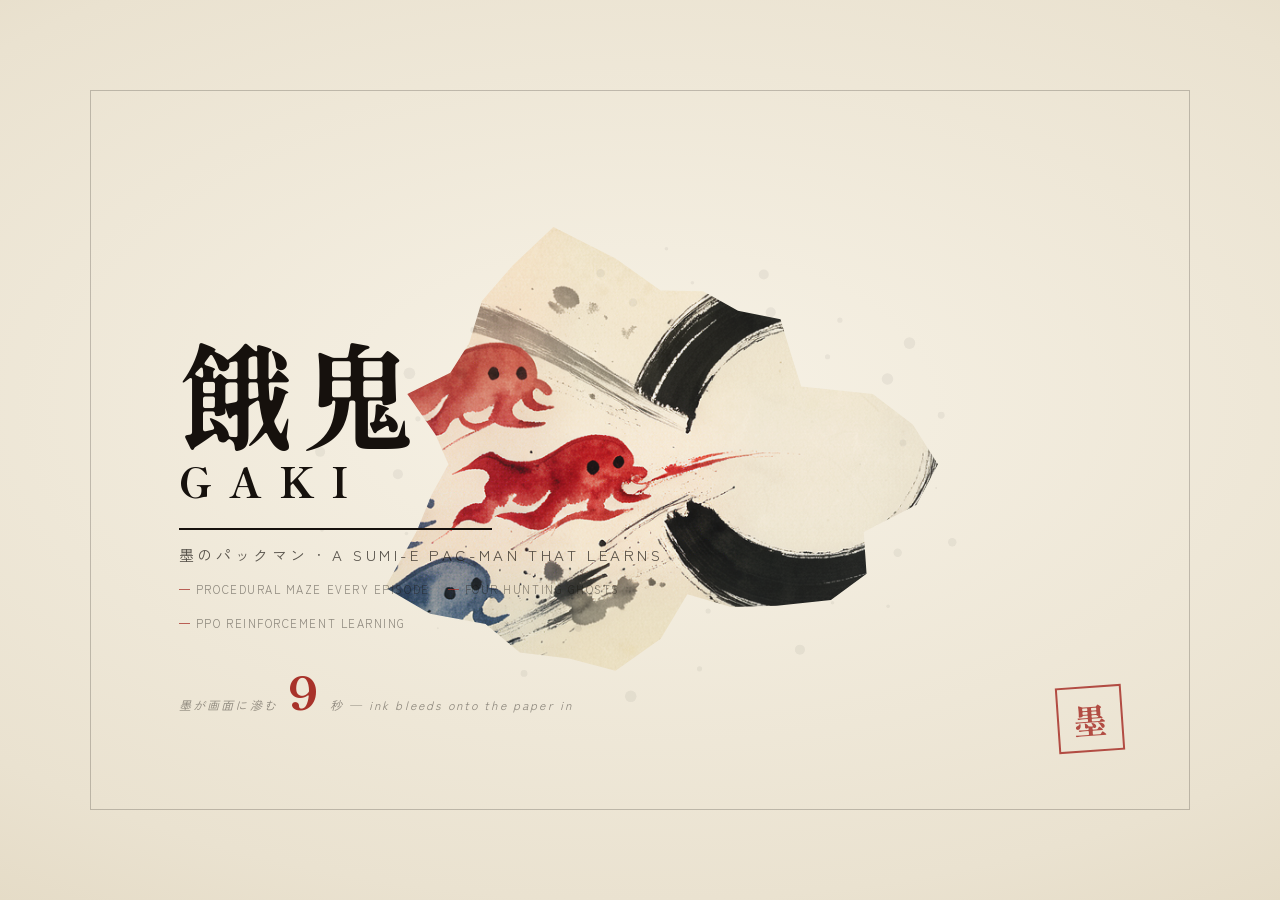
<file: index.html>
<!doctype html>
<html lang="ja">
  <head>
    <meta charset="utf-8" />
    <meta name="viewport" content="width=device-width, initial-scale=1" />
    <title>餓鬼 GAKI — 墨のパックマン</title>
    <link
      rel="icon"
      href="data:image/svg+xml,%3Csvg%20xmlns='http://www.w3.org/2000/svg'%20viewBox='0%200%2032%2032'%3E%3Ccircle%20cx='16'%20cy='16'%20r='13'%20fill='%2316110d'/%3E%3Cpath%20d='M16%2016L30%2010L30%2022Z'%20fill='%23f4ecdc'/%3E%3C/svg%3E"
    />
    <link rel="preconnect" href="https://fonts.googleapis.com" />
    <link rel="preconnect" href="https://fonts.gstatic.com" crossorigin />
    <link
      href="https://fonts.googleapis.com/css2?family=Shippori+Mincho+B1:wght@400;600;800&family=Zen+Kaku+Gothic+New:wght@400;500;700&display=swap"
      rel="stylesheet"
    />
    <link rel="stylesheet" href="styles.css" />
  </head>
  <body>
    <canvas id="stage"></canvas>

    <!-- ============ HUD ============ -->
    <div id="hud" aria-hidden="false">
      <header class="plate plate-title">
        <div class="title-mark">餓鬼</div>
        <div class="title-text">
          <div class="title-main">GAKI</div>
          <div class="title-sub">墨のパックマン — sumi-e pac-man · PPO</div>
        </div>
      </header>

      <section class="plate plate-reward">
        <div class="label">平均報酬 / mean episode reward</div>
        <div class="reward-row">
          <div id="reward-value">0.0</div>
          <div class="reward-side">
            <div class="mini"><span id="reward-last">0</span><i>latest</i></div>
            <div class="mini"><span id="reward-best">0</span><i>best</i></div>
            <div class="mini"><span id="episode-count">0</span><i>episodes</i></div>
          </div>
        </div>
        <div class="bar"><div id="bar-fill"></div></div>
      </section>

      <section class="plate plate-graph">
        <div class="label">報酬曲線 / reward</div>
        <canvas id="graph"></canvas>
        <div class="legend"><span class="dot dot-sumi"></span>moving average<span class="dot dot-shu"></span>episode</div>
      </section>

      <section class="plate plate-status">
        <div class="label">状態 / state</div>
        <ul id="status-list"></ul>
      </section>

      <section class="plate plate-ppo">
        <div class="label">PPO</div>
        <ul id="ppo-list"></ul>
      </section>

      <footer class="plate plate-keys">
        <span><b>space</b> pause</span><span><b>r</b> new episode</span><span><b>t</b> training speed</span><span><b>arrows</b> drive yourself</span>
      </footer>
    </div>

    <!-- ============ HERO ============ -->
    <div id="hero">
      <div class="hero-paper">
        <canvas id="hero-ink"></canvas>
        <div class="hero-body">
          <div class="hero-kanji">餓鬼</div>
          <div class="hero-title">GAKI</div>
          <div class="hero-rule"></div>
          <div class="hero-sub">墨のパックマン · A SUMI-E PAC-MAN THAT LEARNS</div>
          <div class="hero-meta">
            <span>procedural maze every episode</span>
            <span>four hunting ghosts</span>
            <span>PPO reinforcement learning</span>
          </div>
          <div class="hero-count"><i>墨が画面に滲む</i><span id="hero-seconds">10</span><i>秒 — ink bleeds onto the paper in</i></div>
        </div>
        <div class="hero-seal">墨</div>
      </div>
    </div>

    <!-- ============ BANNER ============ -->
    <div id="banner">
      <div class="kanji">墨</div>
      <div class="sub">ink</div>
    </div>

    <script type="importmap">
      { "imports": { "three": "./vendor/three.module.js" } }
    </script>
    <script type="module" src="src/main.js"></script>
  </body>
</html>
</file>
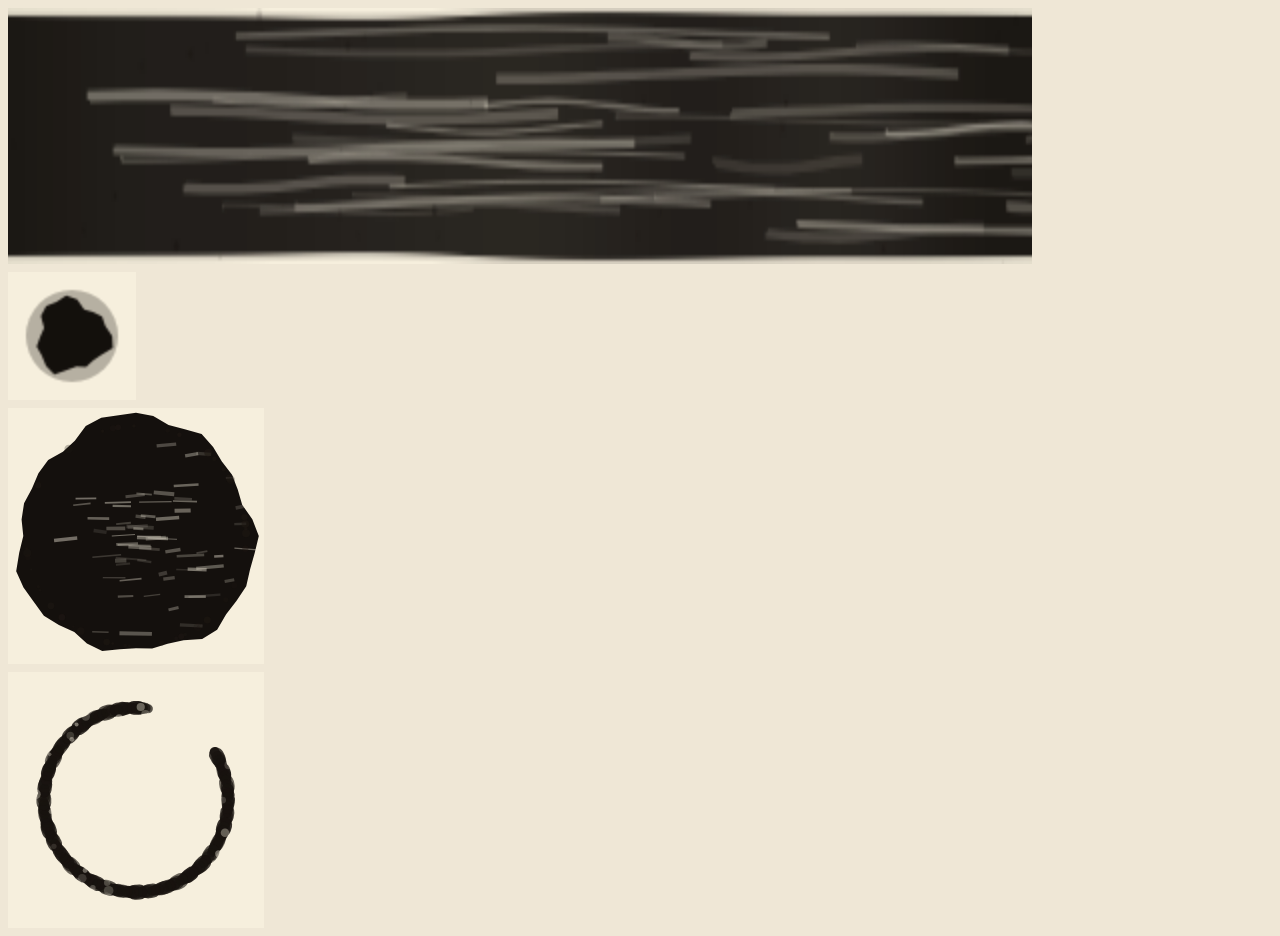
<file: tools/texture-preview.html>
<!doctype html>
<meta charset="utf-8" />
<title>texture preview</title>
<style>
  body { background: #efe7d6; margin: 0; font: 12px monospace; }
  canvas { display: block; margin: 8px; image-rendering: pixelated; }
</style>
<script type="importmap">
{ "imports": { "three": "/vendor/three.module.js" } }
</script>
<script type="module">
  import { inkStrokeTexture, inkDotTexture, inkDiscTexture, ensoTexture } from "../src/art/textures.js";
  const put = (tex, w, h) => {
    const c = document.createElement("canvas");
    c.width = w;
    c.height = h;
    const g = c.getContext("2d");
    g.fillStyle = "#f6efdd";
    g.fillRect(0, 0, w, h);
    g.drawImage(tex.image, 0, 0, w, h);
    document.body.appendChild(c);
  };
  put(inkStrokeTexture(), 1024, 256);
  put(inkDotTexture(), 128, 128);
  put(inkDiscTexture(), 256, 256);
  put(ensoTexture(), 256, 256);
</script>
</file>
<file: styles.css>
/* ============================================================
   GAKI 餓鬼 — 墨のパックマン  ·  sumi-e ink style sheet
   ============================================================ */

:root {
  --paper: #e8e0cf;
  --paper-hi: #f6f1e4;
  --paper-lo: #d7ccae;
  --sumi: #16110d;
  --sumi-70: rgba(22, 17, 13, 0.7);
  --sumi-45: rgba(22, 17, 13, 0.45);
  --sumi-22: rgba(22, 17, 13, 0.22);
  --shu: #a8322a;
  --ai: #2b4661;
  --cha: #7b5a2f;
  --matcha: #4d6a4a;
  --jp: "Shippori Mincho B1", "Yu Mincho", "YuMincho", "MS Mincho", "Noto Serif JP", serif;
  --kj: "Zen Kaku Gothic New", "Yu Gothic", "Meiryo", system-ui, sans-serif;
  --num: "Shippori Mincho B1", "Yu Mincho", Georgia, serif;
}

* { box-sizing: border-box; }

html, body {
  margin: 0;
  height: 100%;
  overflow: hidden;
  background: var(--paper);
  color: var(--sumi);
  font-family: var(--jp);
  -webkit-font-smoothing: antialiased;
}

#stage {
  position: fixed;
  inset: 0;
  width: 100%;
  height: 100%;
  display: block;
}

/* paper grain + edge burn laid over the render */
#stage::after { content: ""; }

/* ============ HUD ============ */
#hud {
  position: fixed;
  inset: 0;
  display: grid;
  grid-template-columns: minmax(250px, 20vw) 1fr minmax(290px, 24vw);
  grid-template-rows: auto 1fr auto;
  grid-template-areas:
    "title  .      graph"
    "reward .      status"
    "ppo    keys   .";
  gap: 20px;
  padding: 22px 26px;
  pointer-events: none;
  opacity: 0;
  transition: opacity 1.2s ease 0.4s;
}
#hud.live { opacity: 1; }

.plate {
  position: relative;
  background: linear-gradient(160deg, rgba(250, 246, 235, 0.62), rgba(232, 224, 207, 0.44));
  border: 1px solid var(--sumi-22);
  box-shadow: 0 2px 0 rgba(22, 17, 13, 0.06), inset 0 0 40px rgba(22, 17, 13, 0.05);
  padding: 14px 16px 16px;
  backdrop-filter: blur(3px);
}
.plate::before {
  content: "";
  position: absolute;
  left: -1px;
  top: -1px;
  width: 22px;
  height: 22px;
  border-left: 2px solid var(--sumi);
  border-top: 2px solid var(--sumi);
  opacity: 0.65;
}

.label {
  font-family: var(--kj);
  font-size: 10px;
  letter-spacing: 0.24em;
  text-transform: uppercase;
  color: var(--sumi-45);
  margin-bottom: 8px;
}

/* ---- title ---- */
.plate-title { grid-area: title; display: flex; align-items: center; gap: 14px; }
.title-mark {
  font-family: var(--jp);
  font-size: 44px;
  font-weight: 800;
  line-height: 0.9;
  letter-spacing: 0.04em;
}
.title-main { font-size: 22px; font-weight: 800; letter-spacing: 0.34em; }
.title-sub { font-family: var(--kj); font-size: 11px; letter-spacing: 0.12em; color: var(--sumi-45); margin-top: 4px; }

/* ---- reward ---- */
.plate-reward { grid-area: reward; align-self: start; }
#reward-value {
  font-family: var(--num);
  font-size: clamp(48px, 6.2vw, 108px);
  font-weight: 800;
  line-height: 0.86;
  letter-spacing: -0.02em;
  font-variant-numeric: tabular-nums;
  color: var(--sumi);
  text-shadow: 2px 3px 0 rgba(22, 17, 13, 0.1);
}
.reward-row { display: flex; flex-direction: column; align-items: stretch; gap: 10px; }
.reward-side {
  display: flex;
  flex-direction: row;
  gap: 18px;
  justify-content: space-between;
  text-align: left;
  padding: 9px 0 0;
  border-top: 1px solid var(--sumi-22);
}
.reward-side .mini { font-family: var(--num); font-size: 15px; font-variant-numeric: tabular-nums; }
.reward-side .mini i {
  display: block;
  font-family: var(--kj);
  font-style: normal;
  font-size: 9px;
  letter-spacing: 0.2em;
  text-transform: uppercase;
  color: var(--sumi-45);
}
.bar { height: 3px; margin-top: 14px; background: var(--sumi-22); }
#bar-fill { height: 100%; width: 0%; background: var(--shu); transition: width 0.5s ease; }

/* ---- graph ---- */
.plate-graph { grid-area: graph; justify-self: end; width: min(340px, 21vw); }
#graph { width: 100%; height: 172px; display: block; }
.legend {
  font-family: var(--kj);
  font-size: 10px;
  letter-spacing: 0.14em;
  text-transform: uppercase;
  color: var(--sumi-45);
  margin-top: 8px;
  display: flex;
  align-items: center;
  gap: 6px;
}
.dot { width: 14px; height: 2px; display: inline-block; margin-left: 10px; }
.dot-sumi { background: var(--sumi); margin-left: 0; }
.dot-shu { background: var(--shu); }

/* ---- status / ppo ---- */
.plate-status { grid-area: status; justify-self: end; align-self: end; width: min(340px, 21vw); }
.plate-ppo { grid-area: ppo; }
#status-list, #ppo-list { list-style: none; margin: 0; padding: 0; }
#status-list li, #ppo-list li {
  display: flex;
  justify-content: space-between;
  gap: 14px;
  font-family: var(--kj);
  font-size: 12px;
  letter-spacing: 0.05em;
  padding: 4px 0;
  border-bottom: 1px dotted var(--sumi-22);
  color: var(--sumi-70);
}
#status-list b, #ppo-list b { font-family: var(--num); font-weight: 600; color: var(--sumi); font-variant-numeric: tabular-nums; }

/* ---- keys ---- */
.plate-keys {
  grid-area: keys;
  justify-self: center;
  align-self: end;
  display: flex;
  gap: 22px;
  font-family: var(--kj);
  font-size: 11px;
  letter-spacing: 0.12em;
  color: var(--sumi-45);
  padding: 8px 18px;
}
.plate-keys b { color: var(--sumi); font-weight: 700; }

/* ============ HERO ============ */
#hero {
  position: fixed;
  inset: 0;
  display: grid;
  place-items: center;
  background: radial-gradient(130% 100% at 50% 45%, #f7f2e6 0%, #eae2d0 55%, #d8cbaf 100%);
  z-index: 20;
  opacity: 1;
  transition: opacity 1.6s cubic-bezier(0.4, 0, 0.2, 1);
}
#hero.fade { opacity: 0; pointer-events: none; }
.hero-paper {
  position: relative;
  width: min(1100px, 92vw);
  height: min(720px, 86vh);
  border: 1px solid var(--sumi-22);
  overflow: hidden;
}
#hero-ink { position: absolute; inset: 0; width: 100%; height: 100%; }
.hero-body {
  position: absolute;
  left: 8%;
  bottom: 12%;
  max-width: 62%;
}
.hero-kanji {
  font-family: var(--jp);
  font-size: clamp(64px, 9vw, 150px);
  font-weight: 800;
  line-height: 0.92;
  letter-spacing: 0.05em;
  opacity: 0;
  animation: brush-in 1.4s cubic-bezier(0.2, 0.8, 0.2, 1) 0.3s forwards;
}
.hero-title {
  font-size: clamp(22px, 3.2vw, 46px);
  font-weight: 800;
  letter-spacing: 0.42em;
  margin-top: 6px;
  opacity: 0;
  animation: brush-in 1.2s ease-out 0.9s forwards;
}
.hero-rule { height: 2px; width: 0; background: var(--sumi); margin: 18px 0 14px; animation: rule-grow 1.1s ease-out 1.3s forwards; }
.hero-sub {
  font-family: var(--kj);
  font-size: clamp(11px, 1.2vw, 15px);
  letter-spacing: 0.24em;
  color: var(--sumi-70);
  opacity: 0;
  animation: fade-up 1s ease-out 1.6s forwards;
}
.hero-meta {
  display: flex;
  gap: 18px;
  flex-wrap: wrap;
  margin-top: 16px;
  font-family: var(--kj);
  font-size: 11px;
  letter-spacing: 0.14em;
  text-transform: uppercase;
  color: var(--sumi-45);
  opacity: 0;
  animation: fade-up 1s ease-out 2s forwards;
}
.hero-meta span::before { content: "— "; color: var(--shu); }
.hero-count {
  margin-top: 26px;
  display: flex;
  align-items: baseline;
  gap: 10px;
  font-family: var(--kj);
  font-size: 12px;
  letter-spacing: 0.18em;
  color: var(--sumi-45);
  opacity: 0;
  animation: fade-up 1s ease-out 2.4s forwards;
}
#hero-seconds {
  font-family: var(--num);
  font-size: 46px;
  font-weight: 800;
  color: var(--shu);
  font-variant-numeric: tabular-nums;
}
.hero-seal {
  position: absolute;
  right: 6%;
  bottom: 8%;
  width: 66px;
  height: 66px;
  display: grid;
  place-items: center;
  border: 2px solid var(--shu);
  color: var(--shu);
  font-family: var(--jp);
  font-size: 34px;
  font-weight: 800;
  opacity: 0;
  animation: seal-in 0.9s ease-out 2.8s forwards;
}

@keyframes brush-in {
  from { opacity: 0; transform: translateX(-18px) skewX(-6deg); filter: blur(6px); }
  to { opacity: 1; transform: none; filter: blur(0); }
}
@keyframes fade-up {
  from { opacity: 0; transform: translateY(10px); }
  to { opacity: 1; transform: none; }
}
@keyframes rule-grow { to { width: 46%; } }
@keyframes seal-in { from { opacity: 0; transform: rotate(-14deg) scale(1.5); } to { opacity: 0.85; transform: rotate(-4deg) scale(1); } }

/* ============ banners (death / episode) ============ */
#banner {
  position: fixed;
  inset: 0;
  display: grid;
  place-items: center;
  pointer-events: none;
  z-index: 15;
  opacity: 0;
}
#banner .kanji {
  font-family: var(--jp);
  font-size: clamp(76px, 13vw, 240px);
  font-weight: 800;
  color: var(--sumi);
  letter-spacing: 0.06em;
  text-shadow: 0 0 46px rgba(232, 224, 207, 0.85);
}
#banner .sub {
  font-family: var(--kj);
  font-size: 14px;
  letter-spacing: 0.3em;
  text-transform: uppercase;
  color: var(--sumi-70);
  margin-top: 12px;
  text-align: center;
}
#banner.show { animation: banner-bloom 2.6s ease-out forwards; }
@keyframes banner-bloom {
  0% { opacity: 0; transform: scale(0.86); filter: blur(14px); }
  22% { opacity: 1; transform: scale(1); filter: blur(0); }
  70% { opacity: 0.9; }
  100% { opacity: 0; transform: scale(1.06); filter: blur(4px); }
}

@media (prefers-reduced-motion: reduce) {
  .hero-kanji, .hero-title, .hero-sub, .hero-meta, .hero-count, .hero-seal, .hero-rule { animation-duration: 0.01s; }
}
</file>
